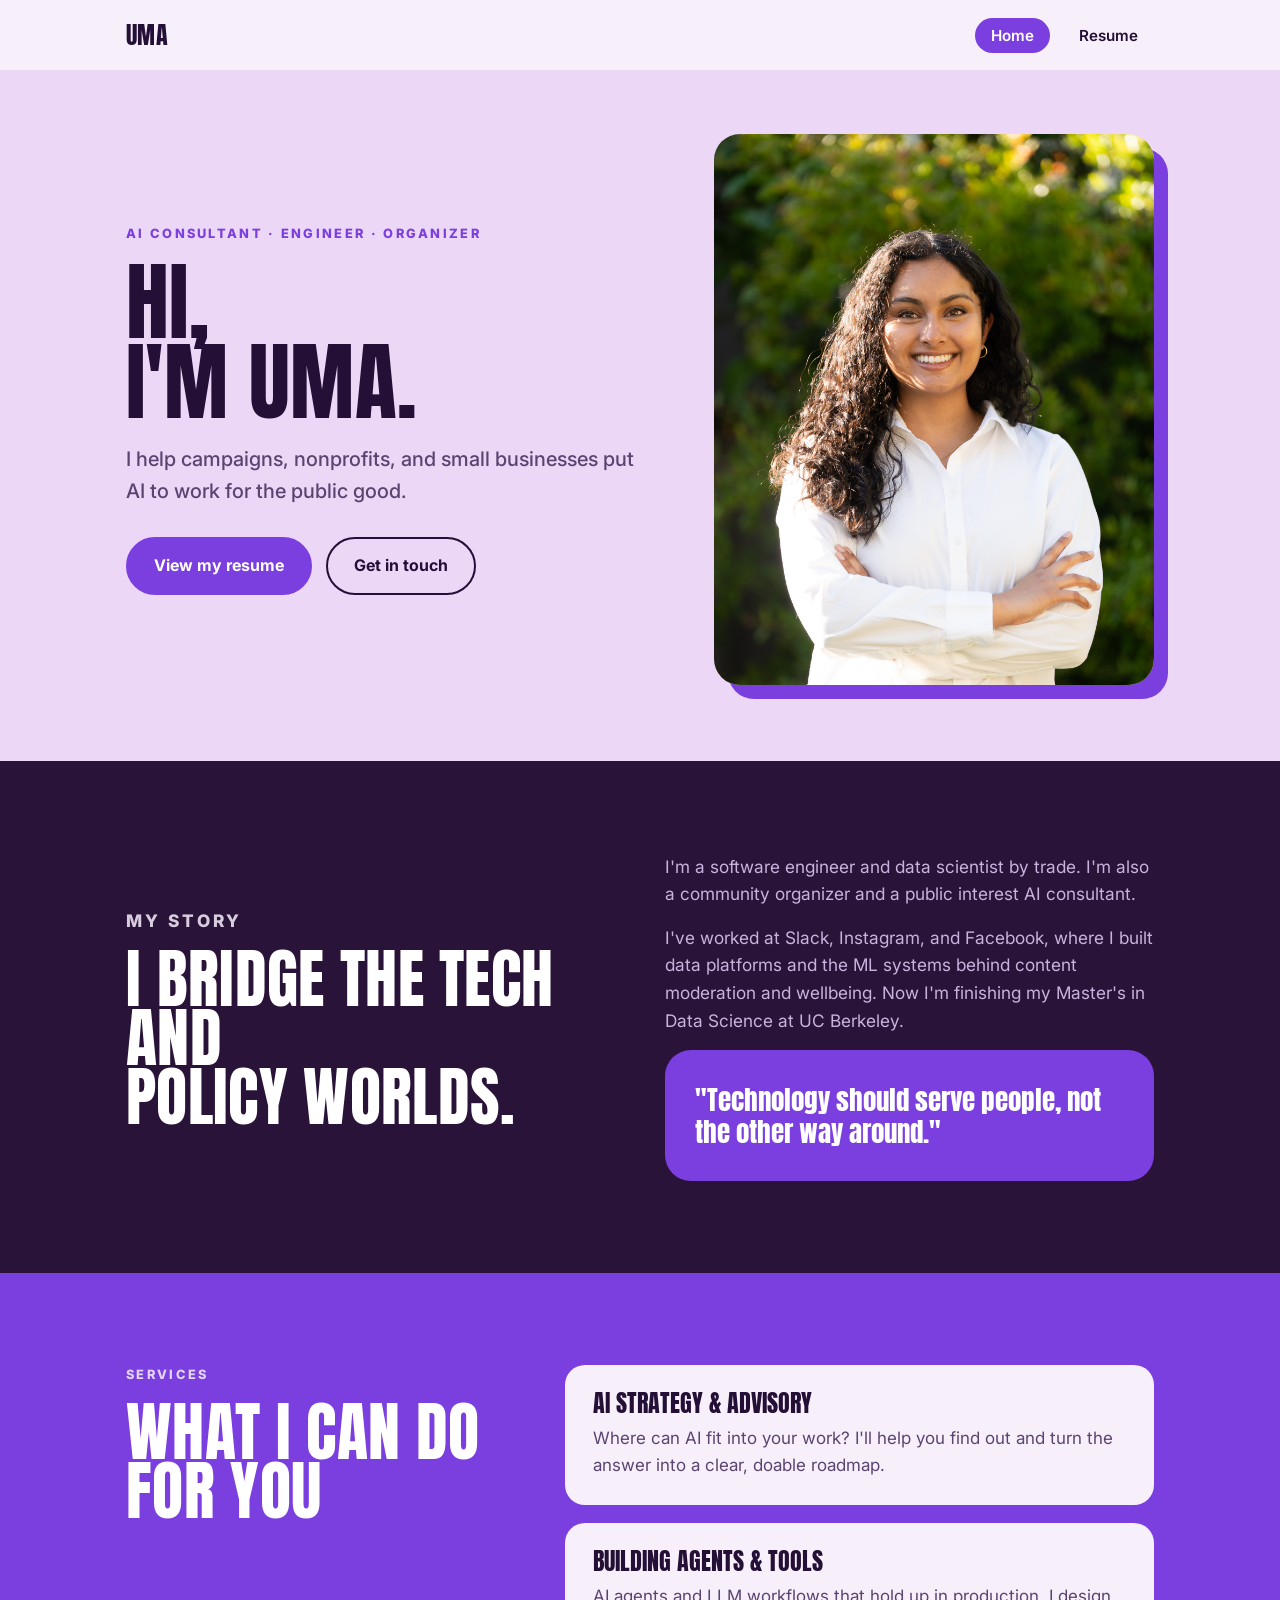
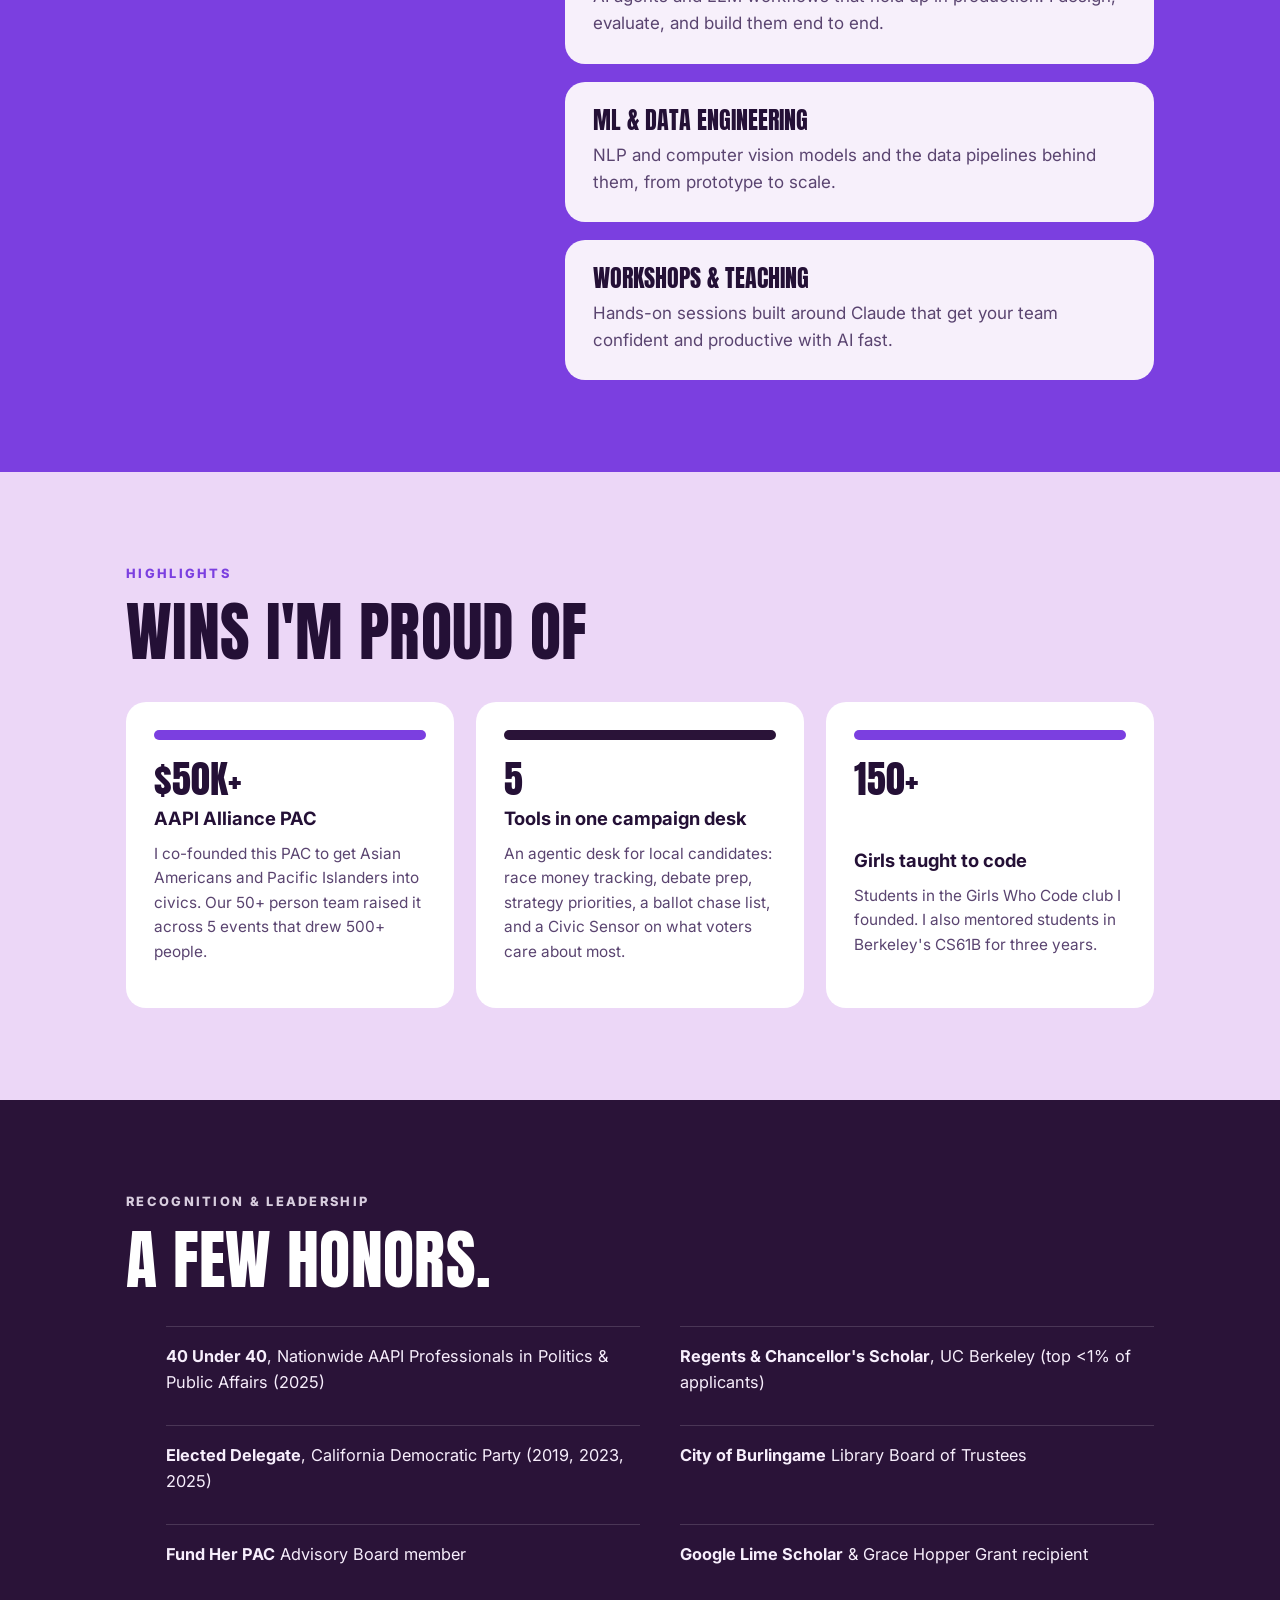
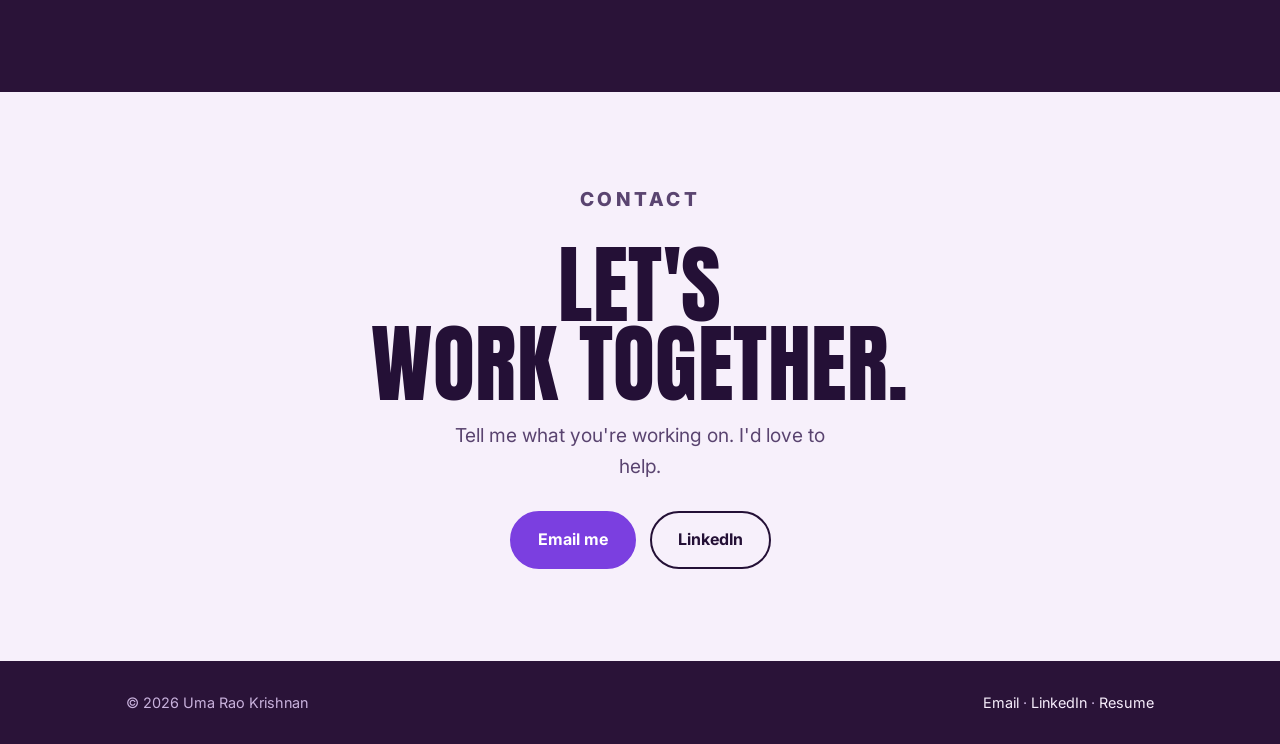
<file: index.html>
<!DOCTYPE html>
<html lang="en">
<head>
  <meta charset="UTF-8" />
  <meta name="viewport" content="width=device-width, initial-scale=1.0" />
  <title>Uma Rao Krishnan</title>
  <meta name="description" content="Uma Rao Krishnan is an AI consultant and engineer, a UC Berkeley data science grad student, and a civic organizer." />
  <link rel="preconnect" href="https://fonts.googleapis.com" />
  <link rel="preconnect" href="https://fonts.gstatic.com" crossorigin />
  <link href="https://fonts.googleapis.com/css2?family=Anton&family=Inter:wght@400;500;600;700;800&display=swap" rel="stylesheet" />
  <link rel="stylesheet" href="css/styles.css" />
</head>
<body>

  <nav class="nav">
    <div class="nav-inner">
      <a class="logo" href="index.html">Uma</a>
      <div class="nav-links">
        <a href="index.html" class="active">Home</a>
        <a href="resume.html">Resume</a>
      </div>
    </div>
  </nav>

  <!-- ============================ HERO ============================ -->
  <header class="hero">
    <div class="wrap hero-grid">
      <div>
        <p class="eyebrow">AI Consultant · Engineer · Organizer</p>
        <h1 class="h-xl">Hi,<br />I'm Uma.</h1>
        <p class="tagline">I help campaigns, nonprofits, and small businesses put AI to work for the public good.</p>
        <div class="btns">
          <a href="resume.html" class="btn solid-grape">View my resume</a>
          <a href="#connect" class="btn ghost">Get in touch</a>
        </div>
      </div>
      <img class="hero-photo" src="assets/headshot.jpeg" alt="Uma Rao Krishnan" />
    </div>
  </header>

  <!-- =========================== STORY =========================== -->
  <section class="sec bg-dark story">
    <div class="wrap story-grid">
      <div>
        <p class="eyebrow">My story</p>
        <h2 class="h-lg">I bridge the tech and policy&nbsp;worlds.</h2>
      </div>
      <div>
        <p>I'm a software engineer and data scientist by trade. I'm also a community organizer and a public interest AI consultant.</p>
        <p>I've worked at Slack, Instagram, and Facebook, where I built data platforms and the ML systems behind content moderation and wellbeing. Now I'm finishing my Master's in Data Science at UC Berkeley.</p>
        <div class="quote">"Technology should serve people, not the other way around."</div>
      </div>
    </div>
  </section>

  <!-- ======================= WHAT I CAN DO ======================= -->
  <section class="sec bg-grape">
    <div class="wrap do-grid">
      <div>
        <p class="eyebrow">Services</p>
        <h2 class="h-lg">What I can do for you</h2>
      </div>
      <div class="cards">
        <div class="card">
          <p class="tag">AI strategy &amp; advisory</p>
          <p>Where can AI fit into your work? I'll help you find out and turn the answer into a clear, doable roadmap.</p>
        </div>
        <div class="card">
          <p class="tag">Building agents &amp; tools</p>
          <p>AI agents and LLM workflows that hold up in production. I design, evaluate, and build them end to end.</p>
        </div>
        <div class="card">
          <p class="tag">ML &amp; data engineering</p>
          <p>NLP and computer vision models and the data pipelines behind them, from prototype to scale.</p>
        </div>
        <div class="card">
          <p class="tag">Workshops &amp; teaching</p>
          <p>Hands-on sessions built around Claude that get your team confident and productive with AI fast.</p>
        </div>
      </div>
    </div>
  </section>

  <!-- =========================== WINS ============================ -->
  <section class="sec bg-lilac">
    <div class="wrap">
      <div class="wins-head">
        <div>
          <p class="eyebrow">Highlights</p>
          <h2 class="h-lg">Wins I'm proud of</h2>
        </div>
      </div>
      <div class="wins">
        <div class="win">
          <div class="swatch" style="background:var(--grape)"></div>
          <p class="num">$50K+</p>
          <h3>AAPI Alliance PAC</h3>
          <p>I co-founded this PAC to get Asian Americans and Pacific Islanders into civics. Our 50+ person team raised it across 5 events that drew 500+ people.</p>
        </div>
        <div class="win">
          <div class="swatch" style="background:var(--aubergine)"></div>
          <p class="num">5</p>
          <h3>Tools in one campaign desk</h3>
          <p>An agentic desk for local candidates: race money tracking, debate prep, strategy priorities, a ballot chase list, and a Civic Sensor on what voters care about most.</p>
        </div>
        <div class="win">
          <div class="swatch" style="background:var(--grape)"></div>
          <p class="num">150+</p>
          <h3>Girls taught to code</h3>
          <p>Students in the Girls Who Code club I founded. I also mentored students in Berkeley's CS61B for three years.</p>
        </div>
      </div>
    </div>
  </section>

  <!-- ======================== RECOGNITION ======================== -->
  <section class="sec bg-dark">
    <div class="wrap">
      <p class="eyebrow">Recognition &amp; leadership</p>
      <h2 class="h-lg">A few honors.</h2>
      <ul class="recog">
        <li><b>40 Under 40</b>, Nationwide AAPI Professionals in Politics &amp; Public Affairs (2025)</li>
        <li><b>Regents &amp; Chancellor's Scholar</b>, UC Berkeley (top &lt;1% of applicants)</li>
        <li><b>Elected Delegate</b>, California Democratic Party (2019, 2023, 2025)</li>
        <li><b>City of Burlingame</b> Library Board of Trustees</li>
        <li><b>Fund Her PAC</b> Advisory Board member</li>
        <li><b>Google Lime Scholar</b> &amp; Grace Hopper Grant recipient</li>
      </ul>
    </div>
  </section>

  <!-- ========================== CONNECT ========================== -->
  <section class="sec bg-cream connect" id="connect">
    <div class="wrap">
      <p class="eyebrow">Contact</p>
      <h2 class="h-xl">Let's<br />work together.</h2>
      <p>Tell me what you're working on. I'd love to help.</p>
      <div class="btns">
        <a href="mailto:umakrishnan@berkeley.edu" class="btn solid-grape">Email me</a>
        <a href="https://www.linkedin.com/in/uma-krishnan/" target="_blank" rel="noopener" class="btn ghost">LinkedIn</a>
      </div>
    </div>
  </section>

  <footer class="foot">
    <div class="wrap">
      <span>© <span id="yr">2026</span> Uma Rao Krishnan</span>
      <span>
        <a href="mailto:umakrishnan@berkeley.edu">Email</a> ·
        <a href="https://www.linkedin.com/in/uma-krishnan/" target="_blank" rel="noopener">LinkedIn</a> ·
        <a href="resume.html">Resume</a>
      </span>
    </div>
  </footer>

  <script src="js/main.js"></script>
</body>
</html>
</file>
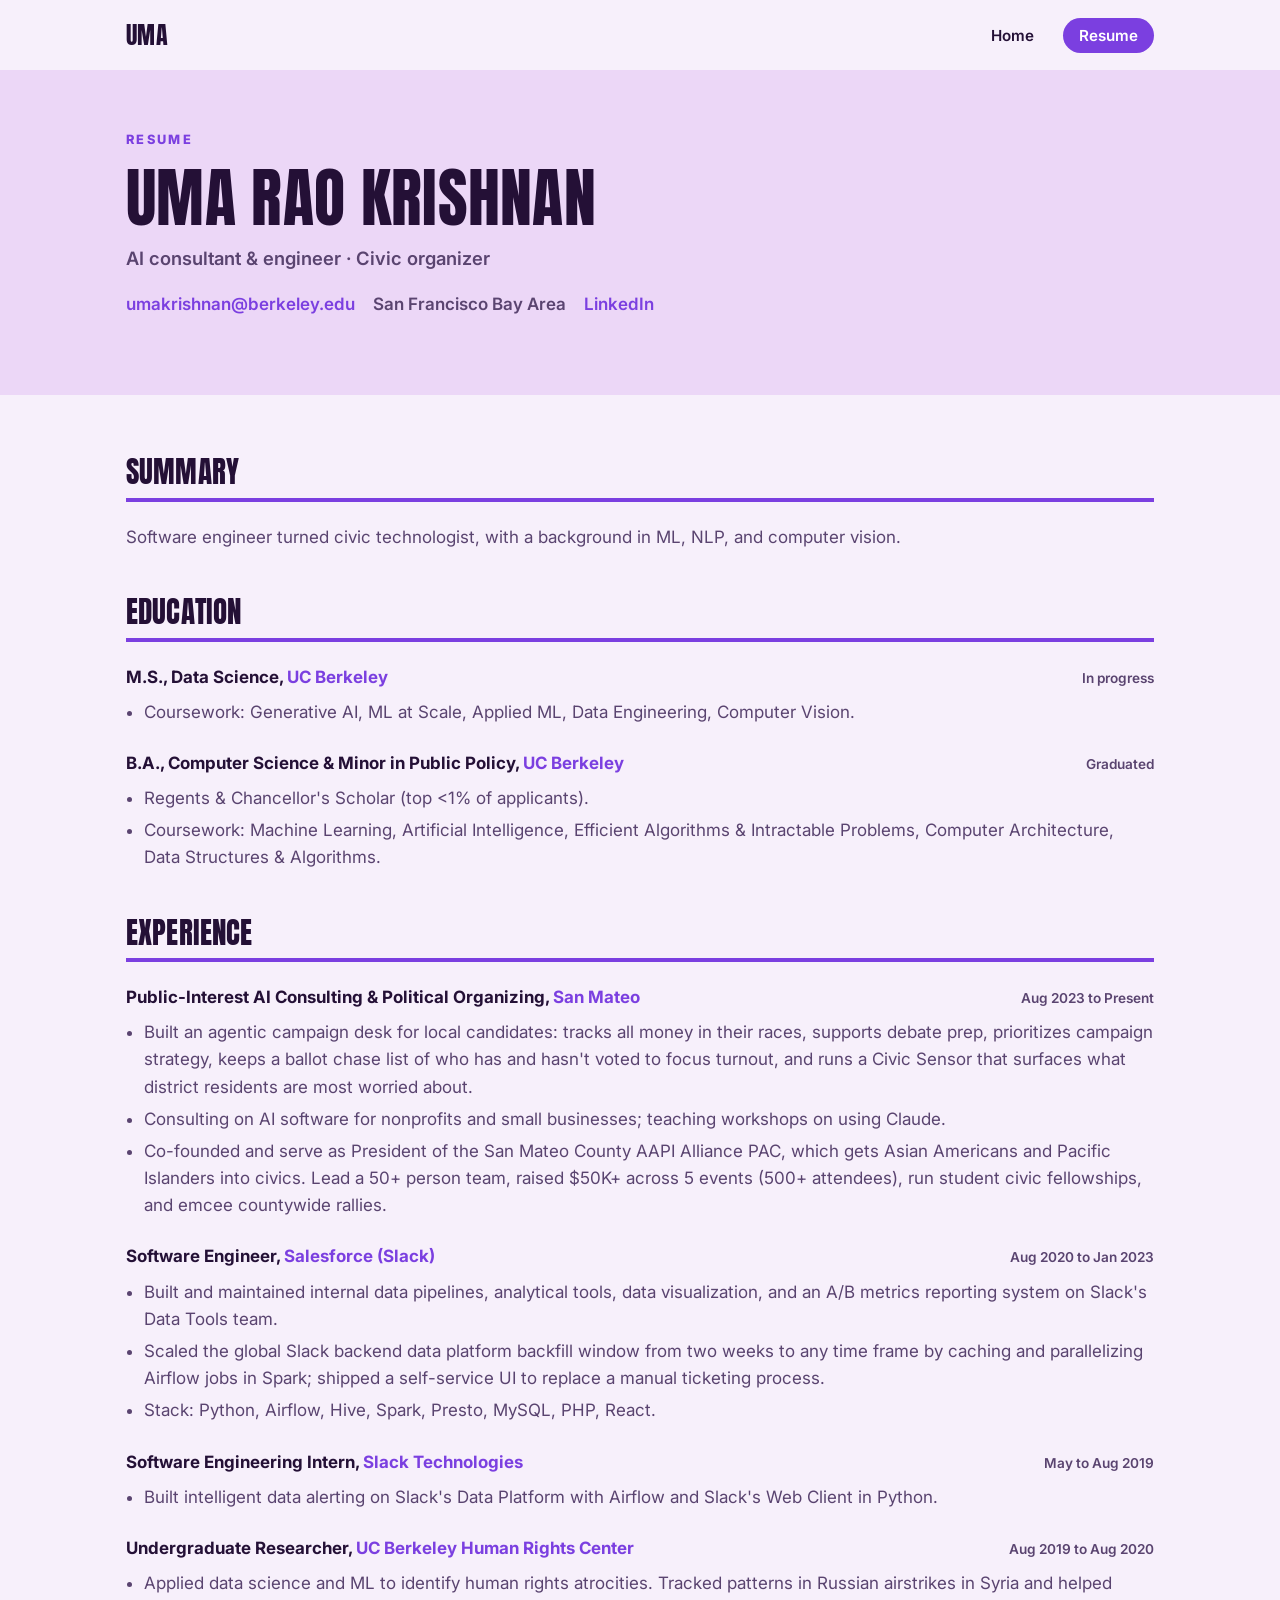
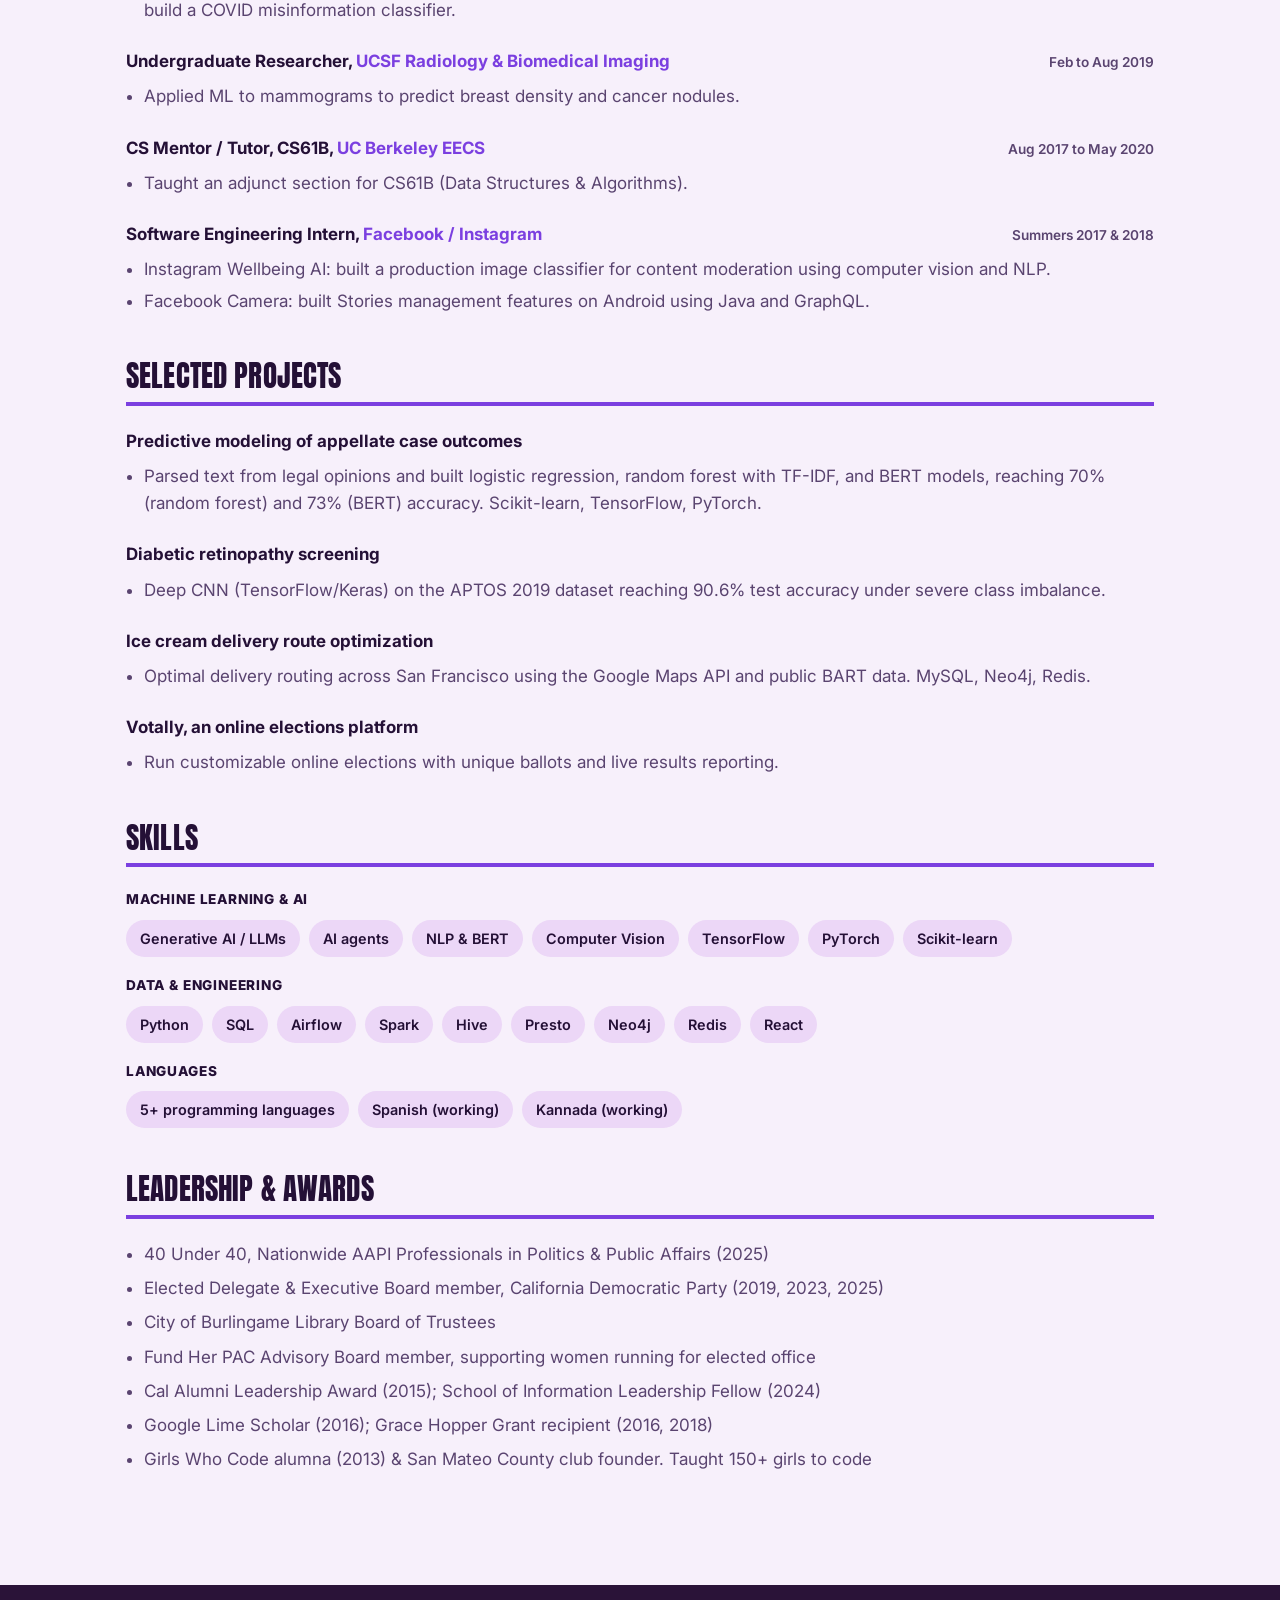
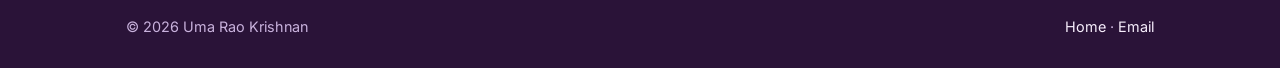
<file: resume.html>
<!DOCTYPE html>
<html lang="en">
<head>
  <meta charset="UTF-8" />
  <meta name="viewport" content="width=device-width, initial-scale=1.0" />
  <title>Resume | Uma Rao Krishnan</title>
  <meta name="description" content="Resume of Uma Rao Krishnan, AI consultant and engineer and UC Berkeley Master's in Data Science student." />
  <link rel="preconnect" href="https://fonts.googleapis.com" />
  <link rel="preconnect" href="https://fonts.gstatic.com" crossorigin />
  <link href="https://fonts.googleapis.com/css2?family=Anton&family=Inter:wght@400;500;600;700;800&display=swap" rel="stylesheet" />
  <link rel="stylesheet" href="css/styles.css" />
</head>
<body>

  <nav class="nav">
    <div class="nav-inner">
      <a class="logo" href="index.html">Uma</a>
      <div class="nav-links">
        <a href="index.html">Home</a>
        <a href="resume.html" class="active">Resume</a>
      </div>
    </div>
  </nav>

  <header class="resume-hero">
    <div class="wrap">
      <p class="eyebrow">Resume</p>
      <h1 class="h-lg">Uma Rao Krishnan</h1>
      <p class="title">AI consultant &amp; engineer · Civic organizer</p>
      <p class="meta">
        <a href="mailto:umakrishnan@berkeley.edu">umakrishnan@berkeley.edu</a>
        <span>San Francisco Bay Area</span>
        <a href="https://www.linkedin.com/in/uma-krishnan/" target="_blank" rel="noopener">LinkedIn</a>
      </p>
    </div>
  </header>

  <main class="resume-body">
    <div class="wrap">

      <section class="res-section reveal">
        <h2>Summary</h2>
        <p style="margin:0; color:var(--ink-soft);">
          Software engineer turned civic technologist, with a background in ML, NLP, and computer
          vision.
        </p>
      </section>

      <section class="res-section reveal">
        <h2>Education</h2>
        <div class="res-entry">
          <div class="row">
            <span class="role">M.S., Data Science, <span class="org">UC Berkeley</span></span>
            <span class="date">In progress</span>
          </div>
          <ul><li>Coursework: Generative AI, ML at Scale, Applied ML, Data Engineering, Computer Vision.</li></ul>
        </div>
        <div class="res-entry">
          <div class="row">
            <span class="role">B.A., Computer Science &amp; Minor in Public Policy, <span class="org">UC Berkeley</span></span>
            <span class="date">Graduated</span>
          </div>
          <ul>
            <li>Regents &amp; Chancellor's Scholar (top &lt;1% of applicants).</li>
            <li>Coursework: Machine Learning, Artificial Intelligence, Efficient Algorithms &amp; Intractable Problems, Computer Architecture, Data Structures &amp; Algorithms.</li>
          </ul>
        </div>
      </section>

      <section class="res-section reveal">
        <h2>Experience</h2>

        <div class="res-entry">
          <div class="row">
            <span class="role">Public-Interest AI Consulting &amp; Political Organizing, <span class="org">San Mateo</span></span>
            <span class="date">Aug 2023 to Present</span>
          </div>
          <ul>
            <li>Built an agentic campaign desk for local candidates: tracks all money in their races, supports debate prep, prioritizes campaign strategy, keeps a ballot chase list of who has and hasn't voted to focus turnout, and runs a Civic Sensor that surfaces what district residents are most worried about.</li>
            <li>Consulting on AI software for nonprofits and small businesses; teaching workshops on using Claude.</li>
            <li>Co-founded and serve as President of the San Mateo County AAPI Alliance PAC, which gets Asian Americans and Pacific Islanders into civics. Lead a 50+ person team, raised $50K+ across 5 events (500+ attendees), run student civic fellowships, and emcee countywide rallies.</li>
          </ul>
        </div>

        <div class="res-entry">
          <div class="row">
            <span class="role">Software Engineer, <span class="org">Salesforce (Slack)</span></span>
            <span class="date">Aug 2020 to Jan 2023</span>
          </div>
          <ul>
            <li>Built and maintained internal data pipelines, analytical tools, data visualization, and an A/B metrics reporting system on Slack's Data Tools team.</li>
            <li>Scaled the global Slack backend data platform backfill window from two weeks to any time frame by caching and parallelizing Airflow jobs in Spark; shipped a self-service UI to replace a manual ticketing process.</li>
            <li>Stack: Python, Airflow, Hive, Spark, Presto, MySQL, PHP, React.</li>
          </ul>
        </div>

        <div class="res-entry">
          <div class="row">
            <span class="role">Software Engineering Intern, <span class="org">Slack Technologies</span></span>
            <span class="date">May to Aug 2019</span>
          </div>
          <ul><li>Built intelligent data alerting on Slack's Data Platform with Airflow and Slack's Web Client in Python.</li></ul>
        </div>

        <div class="res-entry">
          <div class="row">
            <span class="role">Undergraduate Researcher, <span class="org">UC Berkeley Human Rights Center</span></span>
            <span class="date">Aug 2019 to Aug 2020</span>
          </div>
          <ul><li>Applied data science and ML to identify human rights atrocities. Tracked patterns in Russian airstrikes in Syria and helped build a COVID misinformation classifier.</li></ul>
        </div>

        <div class="res-entry">
          <div class="row">
            <span class="role">Undergraduate Researcher, <span class="org">UCSF Radiology &amp; Biomedical Imaging</span></span>
            <span class="date">Feb to Aug 2019</span>
          </div>
          <ul><li>Applied ML to mammograms to predict breast density and cancer nodules.</li></ul>
        </div>

        <div class="res-entry">
          <div class="row">
            <span class="role">CS Mentor / Tutor, CS61B, <span class="org">UC Berkeley EECS</span></span>
            <span class="date">Aug 2017 to May 2020</span>
          </div>
          <ul><li>Taught an adjunct section for CS61B (Data Structures &amp; Algorithms).</li></ul>
        </div>

        <div class="res-entry">
          <div class="row">
            <span class="role">Software Engineering Intern, <span class="org">Facebook / Instagram</span></span>
            <span class="date">Summers 2017 &amp; 2018</span>
          </div>
          <ul>
            <li>Instagram Wellbeing AI: built a production image classifier for content moderation using computer vision and NLP.</li>
            <li>Facebook Camera: built Stories management features on Android using Java and GraphQL.</li>
          </ul>
        </div>
      </section>

      <section class="res-section reveal">
        <h2>Selected Projects</h2>
        <div class="res-entry">
          <span class="role">Predictive modeling of appellate case outcomes</span>
          <ul><li>Parsed text from legal opinions and built logistic regression, random forest with TF-IDF, and BERT models, reaching 70% (random forest) and 73% (BERT) accuracy. Scikit-learn, TensorFlow, PyTorch.</li></ul>
        </div>
        <div class="res-entry">
          <span class="role">Diabetic retinopathy screening</span>
          <ul><li>Deep CNN (TensorFlow/Keras) on the APTOS 2019 dataset reaching 90.6% test accuracy under severe class imbalance.</li></ul>
        </div>
        <div class="res-entry">
          <span class="role">Ice cream delivery route optimization</span>
          <ul><li>Optimal delivery routing across San Francisco using the Google Maps API and public BART data. MySQL, Neo4j, Redis.</li></ul>
        </div>
        <div class="res-entry">
          <span class="role">Votally, an online elections platform</span>
          <ul><li>Run customizable online elections with unique ballots and live results reporting.</li></ul>
        </div>
      </section>

      <section class="res-section reveal">
        <h2>Skills</h2>
        <div class="skill-row">
          <div class="skill-label">Machine Learning &amp; AI</div>
          <div class="chips">
            <span class="chip">Generative AI / LLMs</span>
            <span class="chip">AI agents</span>
            <span class="chip">NLP &amp; BERT</span>
            <span class="chip">Computer Vision</span>
            <span class="chip">TensorFlow</span>
            <span class="chip">PyTorch</span>
            <span class="chip">Scikit-learn</span>
          </div>
        </div>
        <div class="skill-row">
          <div class="skill-label">Data &amp; Engineering</div>
          <div class="chips">
            <span class="chip">Python</span>
            <span class="chip">SQL</span>
            <span class="chip">Airflow</span>
            <span class="chip">Spark</span>
            <span class="chip">Hive</span>
            <span class="chip">Presto</span>
            <span class="chip">Neo4j</span>
            <span class="chip">Redis</span>
            <span class="chip">React</span>
          </div>
        </div>
        <div class="skill-row">
          <div class="skill-label">Languages</div>
          <div class="chips">
            <span class="chip">5+ programming languages</span>
            <span class="chip">Spanish (working)</span>
            <span class="chip">Kannada (working)</span>
          </div>
        </div>
      </section>

      <section class="res-section reveal">
        <h2>Leadership &amp; Awards</h2>
        <ul class="award-list">
          <li>40 Under 40, Nationwide AAPI Professionals in Politics &amp; Public Affairs (2025)</li>
          <li>Elected Delegate &amp; Executive Board member, California Democratic Party (2019, 2023, 2025)</li>
          <li>City of Burlingame Library Board of Trustees</li>
          <li>Fund Her PAC Advisory Board member, supporting women running for elected office</li>
          <li>Cal Alumni Leadership Award (2015); School of Information Leadership Fellow (2024)</li>
          <li>Google Lime Scholar (2016); Grace Hopper Grant recipient (2016, 2018)</li>
          <li>Girls Who Code alumna (2013) &amp; San Mateo County club founder. Taught 150+ girls to code</li>
        </ul>
      </section>

    </div>
  </main>

  <footer class="foot">
    <div class="wrap">
      <span>© <span id="yr">2026</span> Uma Rao Krishnan</span>
      <span>
        <a href="index.html">Home</a> ·
        <a href="mailto:umakrishnan@berkeley.edu">Email</a>
      </span>
    </div>
  </footer>

  <script src="js/main.js"></script>
</body>
</html>
</file>
<file: css/styles.css>
/* ============================================================
   Uma Rao Krishnan — personal site
   "Bold & Poppy" layout (inspired by a Canva template),
   retuned to an all-purple palette. Plain HTML/CSS, no build.
   Retune everything from the color variables in :root.
   ============================================================ */

:root {
  /* Purple color-block palette */
  --cream:     #f7f0fb;   /* lightest lavender-white          */
  --lilac:     #ecd7f7;   /* soft light-purple block          */
  --grape:     #7b3fe0;   /* vivid violet pop block           */
  --grape-dk:  #6a2fce;   /* button hover                     */
  --aubergine: #2a1338;   /* deep plum dark block             */
  --aubergine2:#3c1d51;   /* card on dark                     */

  --ink:       #241036;   /* near-black plum text             */
  --ink-soft:  #5a4470;   /* muted text on light              */
  --on-dark:   #f7eefc;   /* text on dark blocks              */
  --on-dark-s: #c9b2dd;   /* muted text on dark               */

  --display: "Anton", "Arial Narrow", sans-serif;
  --sans: "Inter", -apple-system, BlinkMacSystemFont, "Segoe UI", sans-serif;

  --maxw: 1080px;
  --rad: 26px;
}

* { box-sizing: border-box; }
html { scroll-behavior: smooth; }

body {
  margin: 0;
  font-family: var(--sans);
  color: var(--ink);
  background: var(--cream);
  line-height: 1.6;
  font-size: 17px;
  -webkit-font-smoothing: antialiased;
}

img { max-width: 100%; display: block; }
a { color: inherit; }

.wrap { max-width: var(--maxw); margin: 0 auto; padding: 0 26px; }

/* Big poppy headings */
h1, h2, .display {
  font-family: var(--display); font-weight: 400; text-transform: uppercase;
  line-height: .92; letter-spacing: .005em; margin: 0;
}

/* ------------------------------ Nav -------------------------------- */
.nav {
  position: sticky; top: 0; z-index: 50; background: var(--cream);
}
.nav-inner {
  max-width: var(--maxw); margin: 0 auto; padding: 16px 26px;
  display: flex; align-items: center; justify-content: space-between;
}
.logo { font-family: var(--display); font-size: 1.5rem; text-transform: uppercase; letter-spacing: .02em; text-decoration: none; color: var(--ink); }
.nav-links a {
  text-decoration: none; font-weight: 600; font-size: .95rem; color: var(--ink);
  margin-left: 8px; padding: 8px 16px; border-radius: 999px;
}
.nav-links a:hover { background: var(--lilac); }
.nav-links a.active { background: var(--grape); color: #fff; }

/* ---------------------------- Buttons ------------------------------ */
.btn {
  display: inline-flex; align-items: center; gap: 8px; cursor: pointer;
  font-family: var(--sans); font-weight: 700; font-size: 1rem;
  padding: 14px 26px; border-radius: 999px; border: 2px solid var(--ink);
  background: var(--ink); color: var(--cream); text-decoration: none;
  transition: transform .14s ease, background .2s, color .2s;
}
.btn:hover { transform: translateY(-2px); }
.btn.solid-grape { background: var(--grape); border-color: var(--grape); color: #fff; }
.btn.solid-grape:hover { background: var(--grape-dk); border-color: var(--grape-dk); }
.btn.ghost { background: transparent; color: var(--ink); }
.btn.ghost:hover { background: var(--ink); color: var(--cream); }
.btn.on-dark { background: var(--cream); color: var(--ink); border-color: var(--cream); }
.btn.on-dark:hover { background: var(--lilac); border-color: var(--lilac); }

/* --------------------------- Sections ------------------------------ */
.sec { padding: 92px 0; }
.bg-lilac { background: var(--lilac); }
.bg-grape { background: var(--grape); color: var(--on-dark); }
.bg-dark  { background: var(--aubergine); color: var(--on-dark); }
.bg-cream { background: var(--cream); }
.bg-grape h2, .bg-dark h2 { color: #fff; }

.eyebrow {
  font-weight: 800; text-transform: uppercase; letter-spacing: .18em;
  font-size: .8rem; color: var(--grape); margin: 0 0 18px;
}
.bg-grape .eyebrow, .bg-dark .eyebrow { color: var(--on-dark); opacity: .85; }

.h-xl { font-size: clamp(2.8rem, 8vw, 5.4rem); }
.h-lg { font-size: clamp(2.4rem, 6vw, 4rem); }

/* ------------------------------ Hero ------------------------------- */
.hero { background: var(--lilac); padding: 64px 0 76px; }
.hero-grid { display: grid; grid-template-columns: 1.1fr .9fr; gap: 50px; align-items: center; }
.hero h1 { color: var(--ink); margin-bottom: 22px; }
.hero .tagline { font-size: 1.25rem; color: var(--ink-soft); max-width: 40ch; margin: 0 0 30px; font-weight: 500; }
.hero .btns { display: flex; gap: 14px; flex-wrap: wrap; }
.hero-photo {
  width: 100%; aspect-ratio: 4/5; object-fit: cover; border-radius: var(--rad);
  box-shadow: 14px 14px 0 0 var(--grape);
}

/* --------------------------- About/story --------------------------- */
.story-grid { display: grid; grid-template-columns: 1fr 1fr; gap: 50px; align-items: center; }
.story p { color: var(--on-dark-s); font-size: 1.08rem; margin: 0 0 16px; }
.quote {
  background: var(--grape); color: #fff; border-radius: var(--rad);
  padding: 34px 30px; font-family: var(--display); text-transform: none;
  font-size: 1.7rem; line-height: 1.15;
}

/* -------------------------- What I can do -------------------------- */
.do-grid { display: grid; grid-template-columns: .8fr 1.2fr; gap: 46px; align-items: start; }
.cards { display: grid; gap: 18px; }
.card {
  background: var(--cream); color: var(--ink); border-radius: 20px; padding: 26px 28px;
}
.card .tag { font-family: var(--display); font-size: 1.5rem; text-transform: uppercase; line-height: 1; margin: 0 0 10px; color: var(--ink); }
.card p { margin: 0; color: var(--ink-soft); }
.card .num { font-family: var(--display); font-size: 2.6rem; color: var(--grape); line-height: 1; margin: 0 0 6px; }

/* ----------------------------- Wins -------------------------------- */
.wins-head { display: flex; justify-content: space-between; align-items: flex-end; gap: 20px; flex-wrap: wrap; margin-bottom: 40px; }
.wins { display: grid; grid-template-columns: repeat(3, 1fr); gap: 22px; }
.win {
  background: #fff; border-radius: 20px; padding: 28px; display: flex; flex-direction: column;
}
.win .swatch { height: 10px; border-radius: 999px; margin-bottom: 20px; }
.win .num { font-family: var(--display); font-size: 2.4rem; line-height: 1; color: var(--ink); margin: 0 0 6px; }
.win h3 { font-size: 1.15rem; margin: 0 0 8px; color: var(--ink); }
.win p { margin: 0 0 16px; color: var(--ink-soft); font-size: .96rem; flex: 1; }
.win .lnk { font-weight: 700; color: var(--grape); text-decoration: none; }
.win .lnk:hover { text-decoration: underline; }

/* ------------------------- Recognition list ------------------------ */
.recog { display: grid; grid-template-columns: repeat(2, 1fr); gap: 14px 40px; margin-top: 36px; }
.recog li {
  list-style: none; padding: 16px 0; border-top: 1px solid rgba(255,255,255,.15);
  color: var(--on-dark); font-size: 1.02rem;
}
.recog li b { font-weight: 700; }

/* ---------------------------- Connect ------------------------------ */
.connect { text-align: center; }
.connect h2 { margin-bottom: 16px; }
.connect p { font-size: 1.2rem; color: var(--ink-soft); max-width: 32ch; margin: 0 auto 30px; }
.connect .btns { display: flex; gap: 14px; justify-content: center; flex-wrap: wrap; }

/* ---------------------------- Footer ------------------------------- */
.foot { background: var(--aubergine); color: var(--on-dark-s); padding: 30px 0; font-size: .9rem; }
.foot .wrap { display: flex; justify-content: space-between; gap: 14px; flex-wrap: wrap; }
.foot a { color: var(--on-dark); text-decoration: none; }
.foot a:hover { text-decoration: underline; }

/* ====================== Resume page ============================ */
.resume-hero { background: var(--lilac); padding: 60px 0; }
.resume-hero h1 { color: var(--ink); margin-bottom: 16px; }
.resume-hero .title { font-size: 1.15rem; color: var(--ink-soft); font-weight: 600; margin: 0 0 18px; }
.resume-hero .meta { display: flex; flex-wrap: wrap; gap: 8px 18px; font-weight: 600; }
.resume-hero .meta a { color: var(--grape); text-decoration: none; }
.resume-hero .meta span { color: var(--ink-soft); }

.resume-body { padding: 64px 0; }
.res-section { margin-bottom: 48px; }
.res-section > h2 {
  font-size: 1.8rem; color: var(--ink); margin-bottom: 22px;
  padding-bottom: 12px; border-bottom: 4px solid var(--grape);
}
.res-entry { margin-bottom: 24px; }
.res-entry:last-child { margin-bottom: 0; }
.res-entry .row { display: flex; justify-content: space-between; gap: 12px; align-items: baseline; flex-wrap: wrap; }
.res-entry .role { font-weight: 700; color: var(--ink); font-size: 1.06rem; }
.res-entry .org { color: var(--grape); font-weight: 700; }
.res-entry .date { font-weight: 600; font-size: .85rem; color: var(--ink-soft); white-space: nowrap; }
.res-entry ul { margin: 8px 0 0; padding-left: 18px; color: var(--ink-soft); }
.res-entry ul li { margin: 5px 0; }

.chips { display: flex; flex-wrap: wrap; gap: 9px; }
.chip { background: var(--lilac); color: var(--ink); padding: 7px 14px; border-radius: 999px; font-size: .9rem; font-weight: 600; }
.skill-row { margin-bottom: 18px; }
.skill-row .skill-label { font-weight: 800; text-transform: uppercase; letter-spacing: .06em; color: var(--ink); font-size: .85rem; margin-bottom: 9px; }
.award-list { margin: 0; padding-left: 18px; color: var(--ink-soft); }
.award-list li { margin: 7px 0; }

/* Scroll reveal */
.reveal { opacity: 0; transform: translateY(20px); transition: opacity .6s ease, transform .6s ease; }
.reveal.in { opacity: 1; transform: none; }

/* --------------------------- Responsive ---------------------------- */
@media (max-width: 820px) {
  .sec { padding: 64px 0; }
  .hero-grid, .story-grid, .do-grid { grid-template-columns: 1fr; gap: 34px; }
  .hero-photo { order: -1; max-width: 360px; }
  .wins, .recog { grid-template-columns: 1fr; }
  .hero { padding: 40px 0 56px; }
}

@media (prefers-reduced-motion: reduce) {
  html { scroll-behavior: auto; }
  .reveal { opacity: 1; transform: none; transition: none; }
}
</file>
